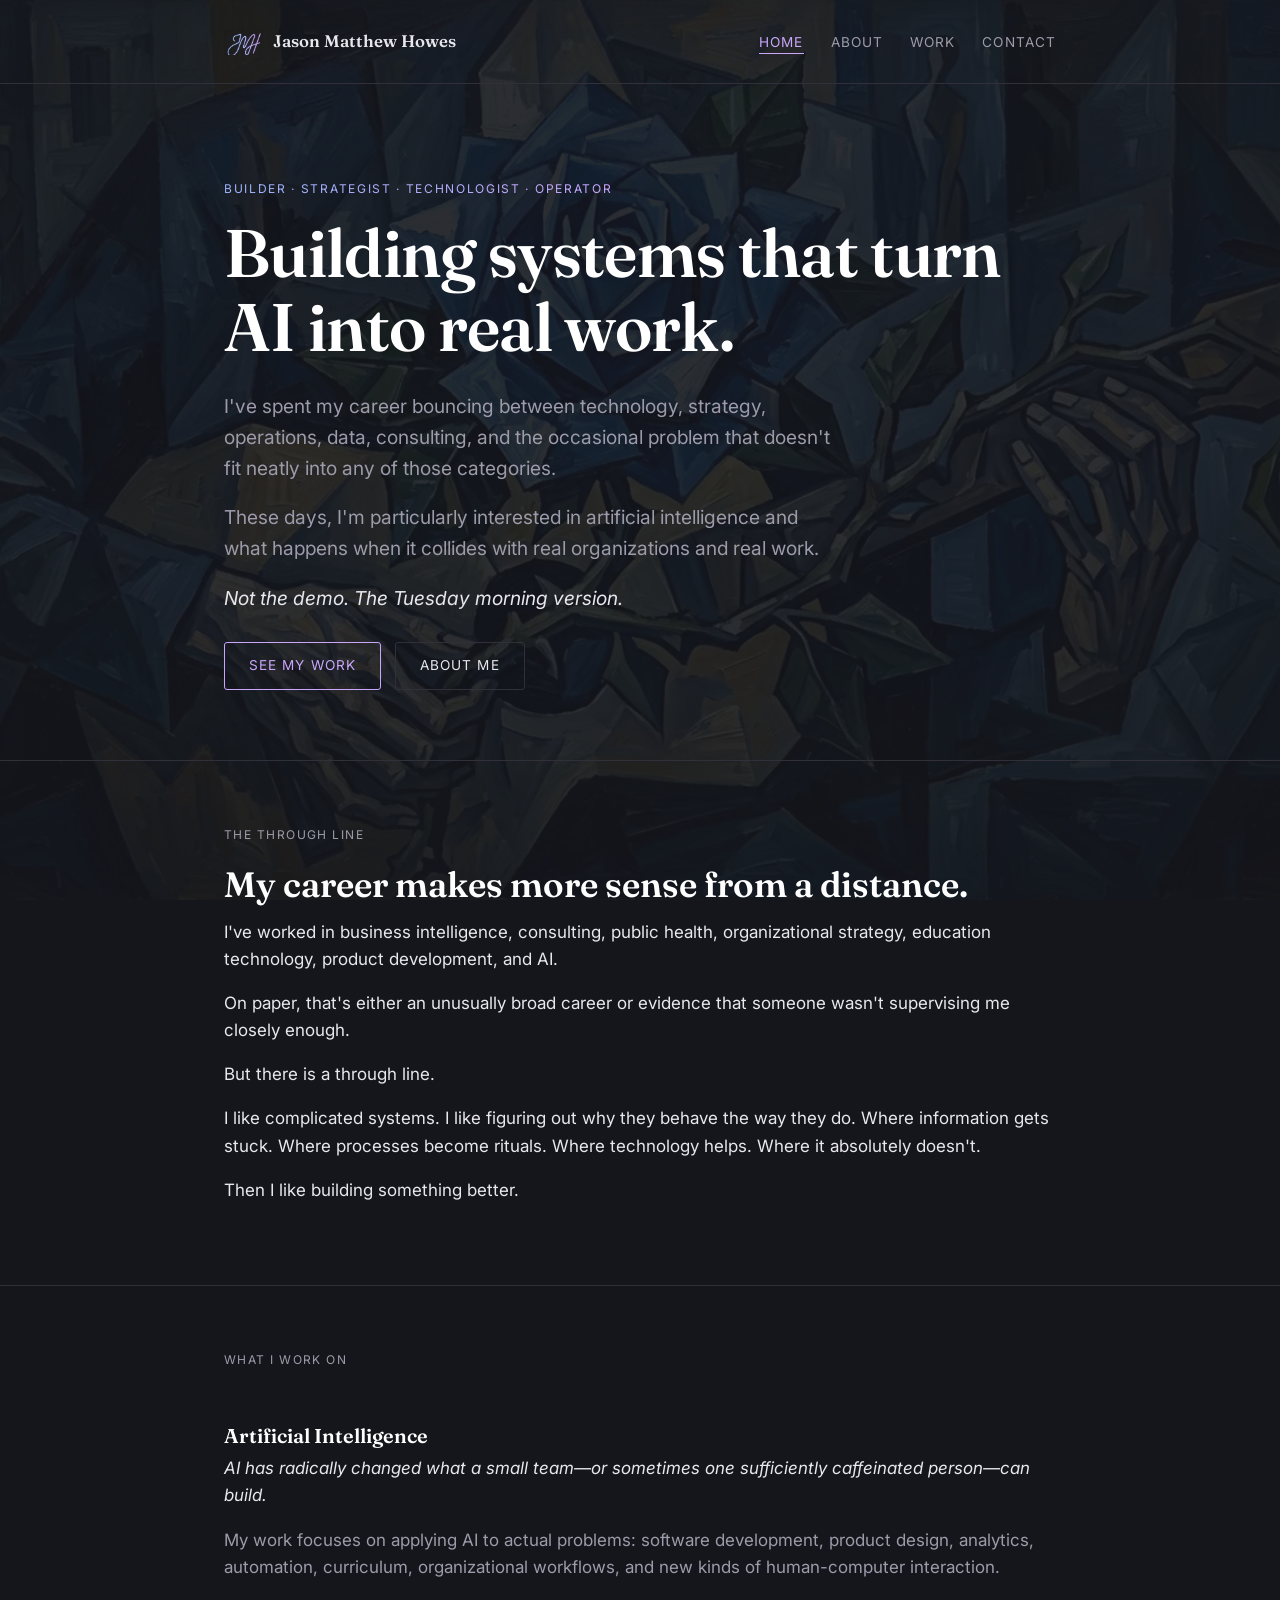
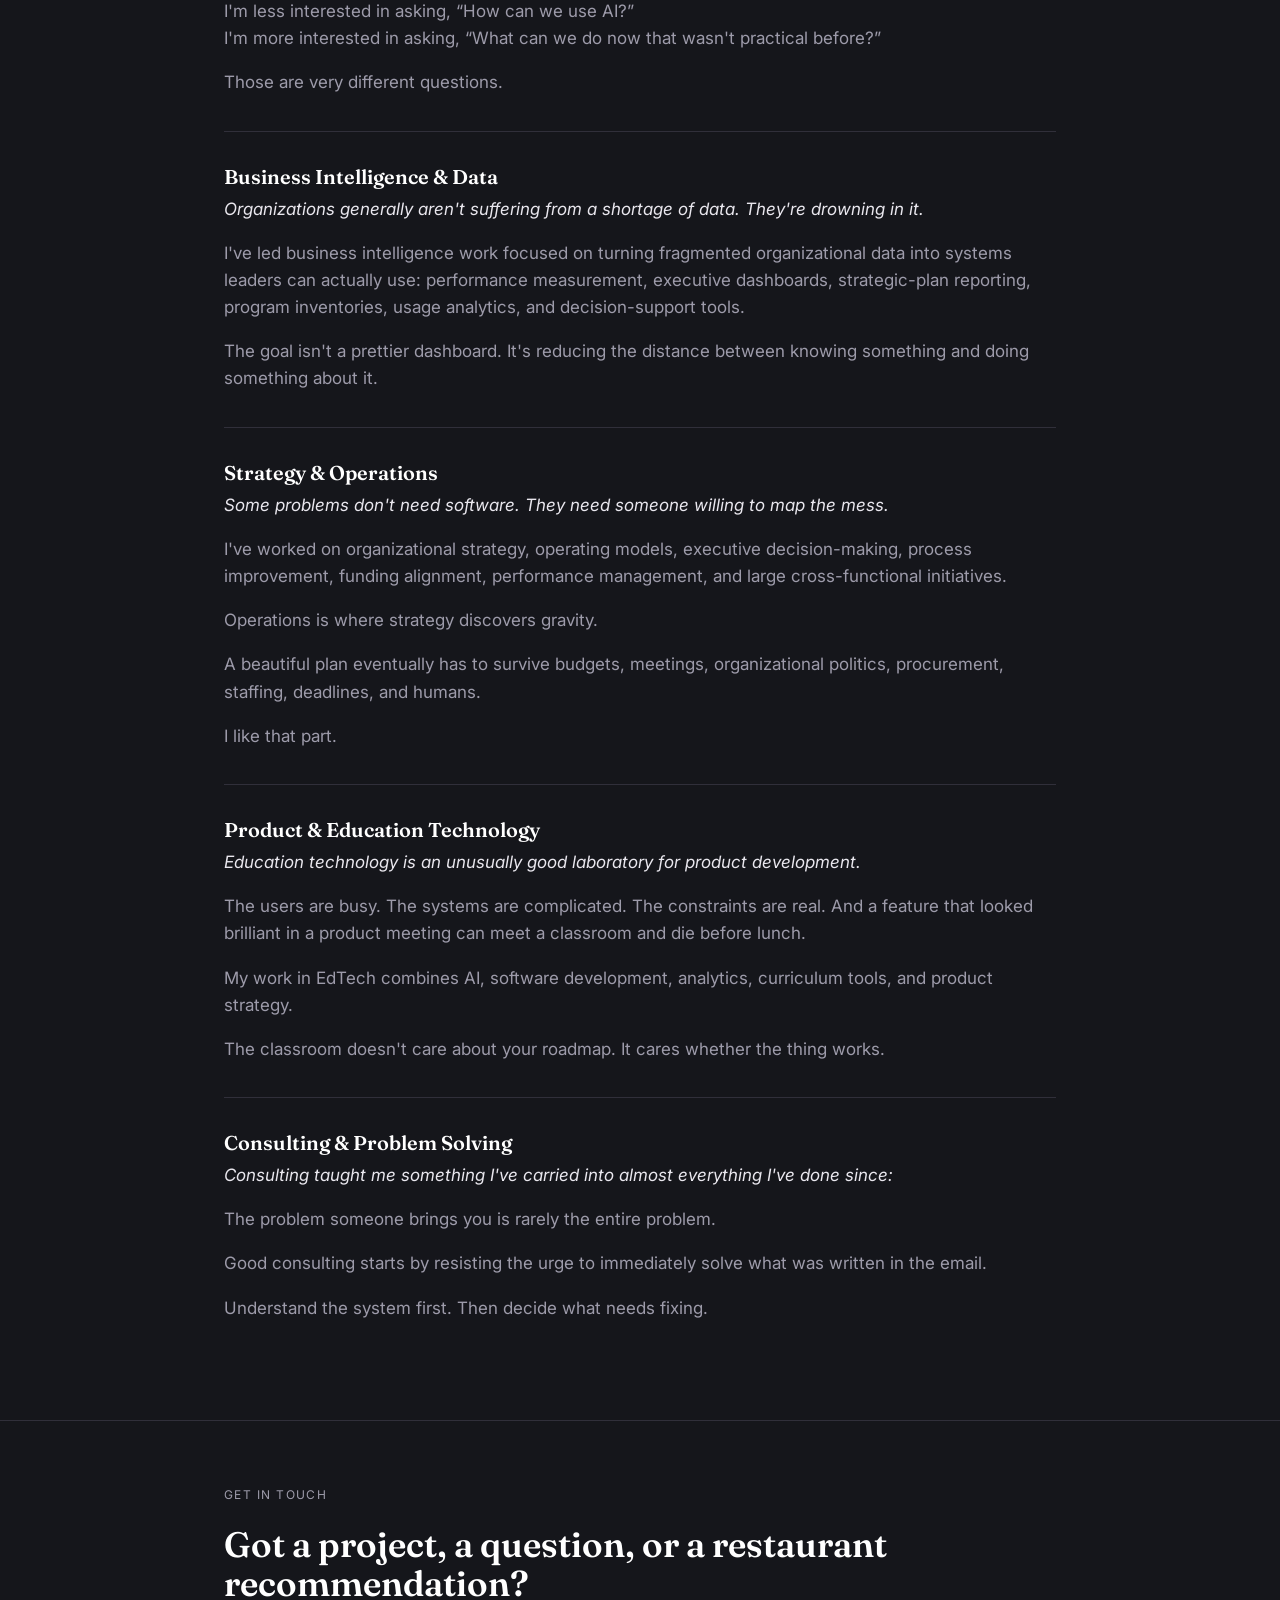
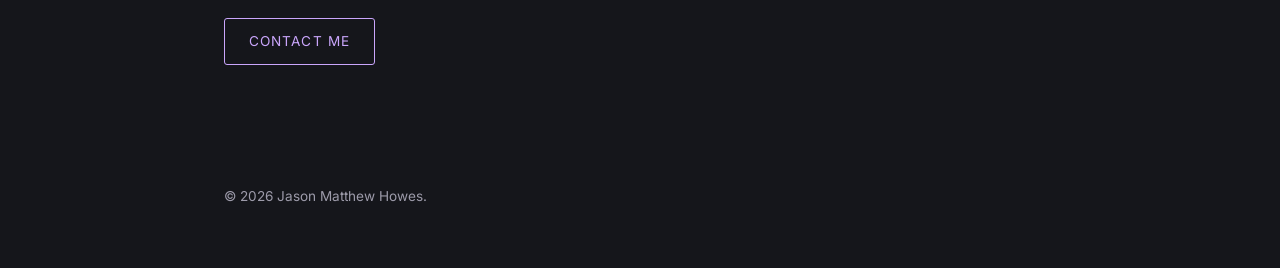
<file: index.html>
<!DOCTYPE html>
<html lang="en">
<head>
<script>document.documentElement.className += ' js';</script>
<meta charset="UTF-8">
<meta name="viewport" content="width=device-width, initial-scale=1.0">
<title>Jason Matthew Howes</title>
<meta name="description" content="Jason Matthew Howes — builder, strategist, technologist, and operator. I make complicated things work better.">
<link rel="icon" type="image/png" sizes="32x32" media="(prefers-color-scheme: light)" href="assets/web/favicon-32-light.png">
<link rel="icon" type="image/png" sizes="512x512" media="(prefers-color-scheme: light)" href="assets/web/favicon-512-light.png">
<link rel="icon" type="image/png" sizes="32x32" media="(prefers-color-scheme: dark)" href="assets/web/favicon-32.png">
<link rel="icon" type="image/png" sizes="512x512" media="(prefers-color-scheme: dark)" href="assets/web/favicon-512.png">
<link rel="icon" type="image/png" sizes="32x32" href="assets/web/favicon-32.png">
<link rel="apple-touch-icon" href="assets/web/apple-touch-icon.png">
<meta property="og:type" content="website">
<meta property="og:url" content="https://jasonmatthewhowes.com/">
<meta property="og:title" content="Jason Matthew Howes">
<meta property="og:description" content="I make complicated things work better. Builder, strategist, technologist, operator.">
<meta property="og:image" content="https://jasonmatthewhowes.com/assets/web/social-share.jpg">
<meta name="twitter:card" content="summary_large_image">
<meta name="twitter:image" content="https://jasonmatthewhowes.com/assets/web/social-share.jpg">
<link rel="preconnect" href="https://fonts.googleapis.com">
<link rel="preconnect" href="https://fonts.gstatic.com" crossorigin>
<link href="https://fonts.googleapis.com/css2?family=Fraunces:wght@500;600;700&family=Inter:wght@400;500;600&display=swap" rel="stylesheet">
<link rel="stylesheet" href="css/style.css?v=6">
</head>
<body>

<header class="site-header">
  <div class="nav-row">
    <a class="brand" href="index.html"><img class="brand-mark" src="assets/web/jmh-mark-nav.webp" alt="">Jason Matthew Howes</a>
    <nav class="site-nav">
      <a href="index.html" class="active">Home</a>
      <a href="about.html">About</a>
      <a href="work.html">Work</a>
      <a href="contact.html">Contact</a>
    </nav>
  </div>
</header>

<section class="hero">
  <div class="wrap">
    <span class="kicker">Builder &middot; Strategist &middot; Technologist &middot; Operator</span>
    <h1>Building systems that turn AI into real work.</h1>
    <p class="lede">
      I've spent my career bouncing between technology, strategy, operations, data,
      consulting, and the occasional problem that doesn't fit neatly into any of those
      categories.
    </p>
    <p class="lede">
      These days, I'm particularly interested in artificial intelligence and what happens
      when it collides with real organizations and real work.
    </p>
    <p class="lede" style="font-style: italic; color: var(--ink);">
      Not the demo. The Tuesday morning version.
    </p>
    <div class="btn-row">
      <a class="btn" href="work.html">See My Work</a>
      <a class="btn ghost" href="about.html">About Me</a>
    </div>
  </div>
</section>

<section class="block">
  <div class="wrap reveal-scroll">
    <div class="section-label">The Through Line</div>
    <h2>My career makes more sense from a distance.</h2>
    <p>
      I've worked in business intelligence, consulting, public health, organizational
      strategy, education technology, product development, and AI.
    </p>
    <p>
      On paper, that's either an unusually broad career or evidence that someone wasn't
      supervising me closely enough.
    </p>
    <p>But there is a through line.</p>
    <p>
      I like complicated systems. I like figuring out why they behave the way they do.
      Where information gets stuck. Where processes become rituals. Where technology
      helps. Where it absolutely doesn't.
    </p>
    <p>Then I like building something better.</p>
  </div>
</section>

<section class="block">
  <div class="wrap">
    <div class="section-label">What I Work On</div>

    <div class="topic-block reveal-scroll">
      <h3>Artificial Intelligence</h3>
      <p class="lead-line">AI has radically changed what a small team&mdash;or sometimes one sufficiently caffeinated person&mdash;can build.</p>
      <p>
        My work focuses on applying AI to actual problems: software development, product
        design, analytics, automation, curriculum, organizational workflows, and new kinds
        of human-computer interaction.
      </p>
      <p>
        I'm less interested in asking, &ldquo;How can we use AI?&rdquo;<br>
        I'm more interested in asking, &ldquo;What can we do now that wasn't practical before?&rdquo;
      </p>
      <p>Those are very different questions.</p>
    </div>

    <div class="topic-block reveal-scroll">
      <h3>Business Intelligence &amp; Data</h3>
      <p class="lead-line">Organizations generally aren't suffering from a shortage of data. They're drowning in it.</p>
      <p>
        I've led business intelligence work focused on turning fragmented organizational
        data into systems leaders can actually use: performance measurement, executive
        dashboards, strategic-plan reporting, program inventories, usage analytics, and
        decision-support tools.
      </p>
      <p>
        The goal isn't a prettier dashboard. It's reducing the distance between knowing
        something and doing something about it.
      </p>
    </div>

    <div class="topic-block reveal-scroll">
      <h3>Strategy &amp; Operations</h3>
      <p class="lead-line">Some problems don't need software. They need someone willing to map the mess.</p>
      <p>
        I've worked on organizational strategy, operating models, executive decision-making,
        process improvement, funding alignment, performance management, and large
        cross-functional initiatives.
      </p>
      <p>Operations is where strategy discovers gravity.</p>
      <p>
        A beautiful plan eventually has to survive budgets, meetings, organizational
        politics, procurement, staffing, deadlines, and humans.
      </p>
      <p>I like that part.</p>
    </div>

    <div class="topic-block reveal-scroll">
      <h3>Product &amp; Education Technology</h3>
      <p class="lead-line">Education technology is an unusually good laboratory for product development.</p>
      <p>
        The users are busy. The systems are complicated. The constraints are real. And a
        feature that looked brilliant in a product meeting can meet a classroom and die
        before lunch.
      </p>
      <p>
        My work in EdTech combines AI, software development, analytics, curriculum tools,
        and product strategy.
      </p>
      <p>The classroom doesn't care about your roadmap. It cares whether the thing works.</p>
    </div>

    <div class="topic-block reveal-scroll">
      <h3>Consulting &amp; Problem Solving</h3>
      <p class="lead-line">Consulting taught me something I've carried into almost everything I've done since:</p>
      <p>The problem someone brings you is rarely the entire problem.</p>
      <p>Good consulting starts by resisting the urge to immediately solve what was written in the email.</p>
      <p>Understand the system first. Then decide what needs fixing.</p>
    </div>
  </div>
</section>

<section class="block">
  <div class="wrap reveal-scroll">
    <div class="section-label">Get in touch</div>
    <h2>Got a project, a question, or a restaurant recommendation?</h2>
    <p><a class="btn" href="contact.html">Contact me</a></p>
  </div>
</section>

<footer>
  <div class="wrap">
    &copy; <span id="year"></span> Jason Matthew Howes.
  </div>
</footer>

<script>document.getElementById('year').textContent = new Date().getFullYear();</script>
<script>
(function () {
  var els = document.querySelectorAll('.reveal-scroll');
  if (!els.length) return;
  if (!('IntersectionObserver' in window)) {
    els.forEach(function (el) { el.classList.add('is-visible'); });
    return;
  }
  var io = new IntersectionObserver(function (entries) {
    entries.forEach(function (entry) {
      if (entry.isIntersecting) {
        entry.target.classList.add('is-visible');
        io.unobserve(entry.target);
      }
    });
  }, { threshold: 0.12, rootMargin: '0px 0px -30px 0px' });
  els.forEach(function (el) { io.observe(el); });
})();
</script>
</body>
</html>
</file>
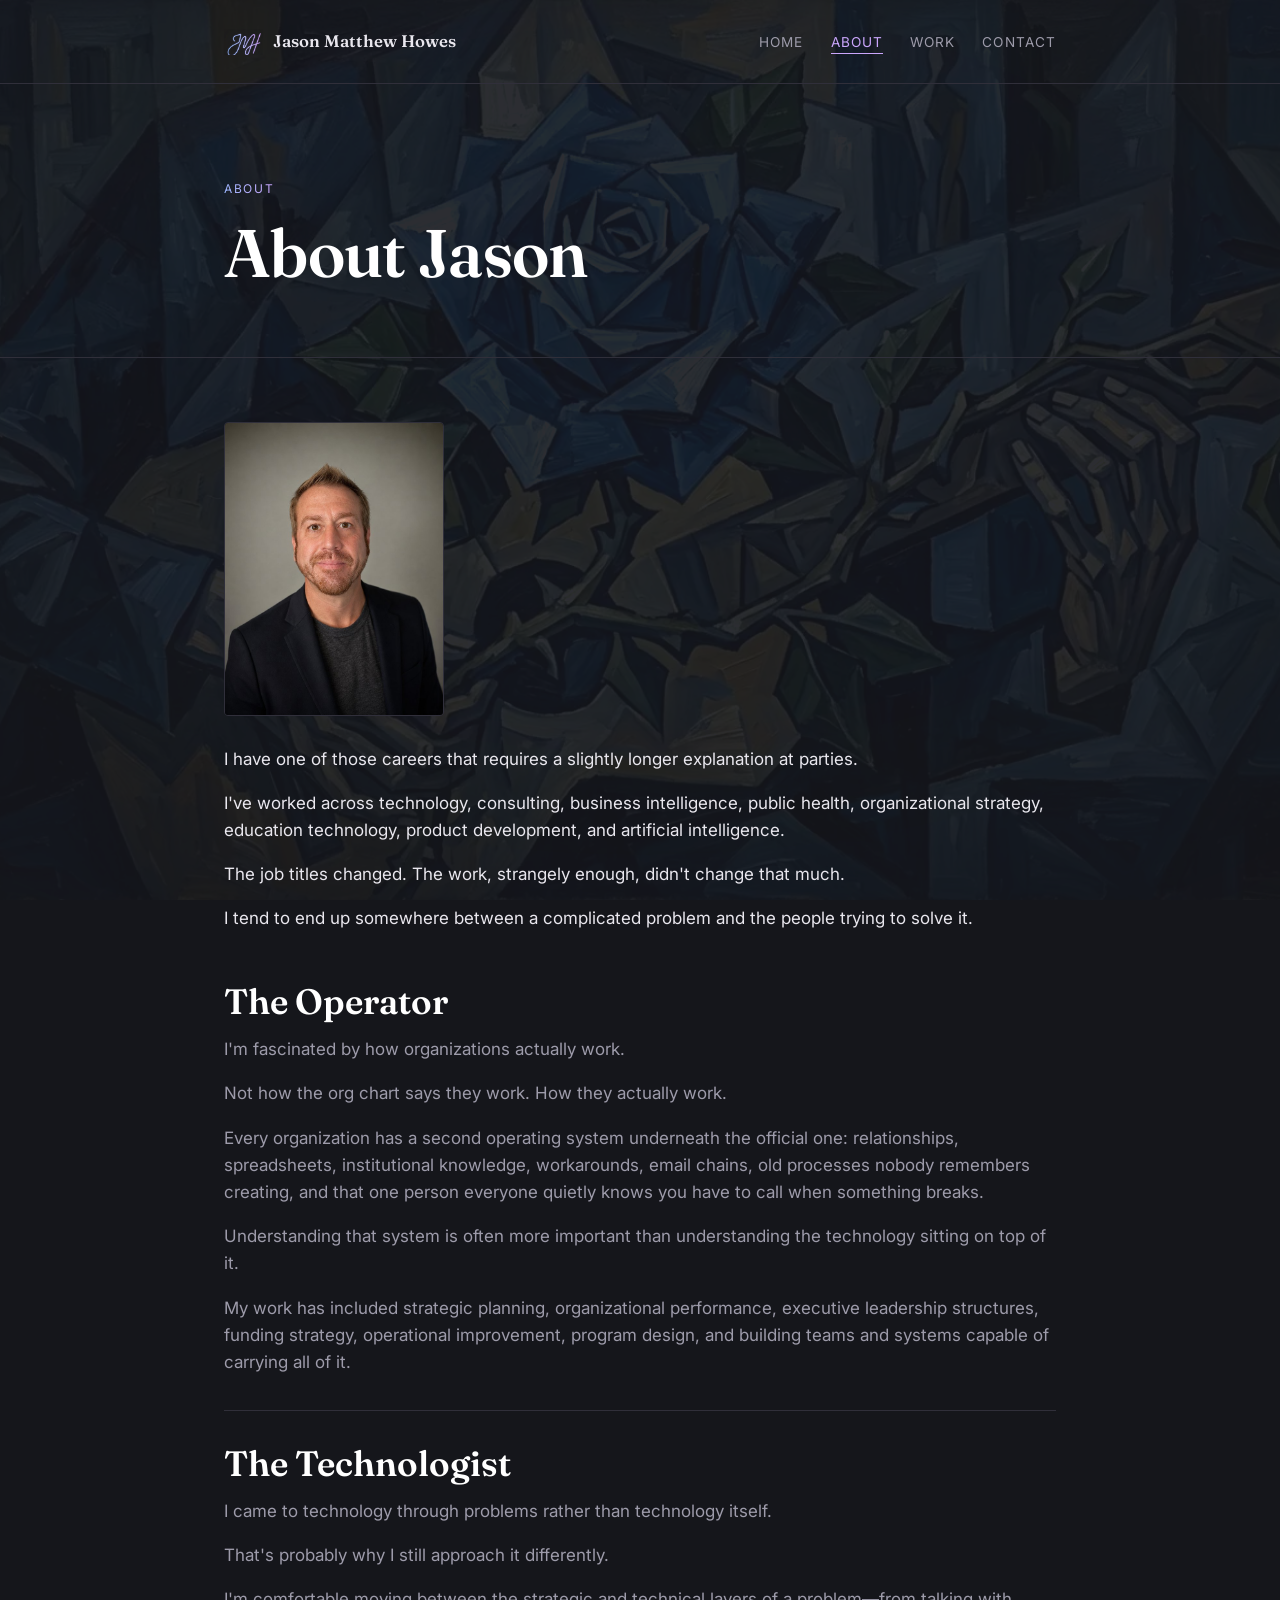
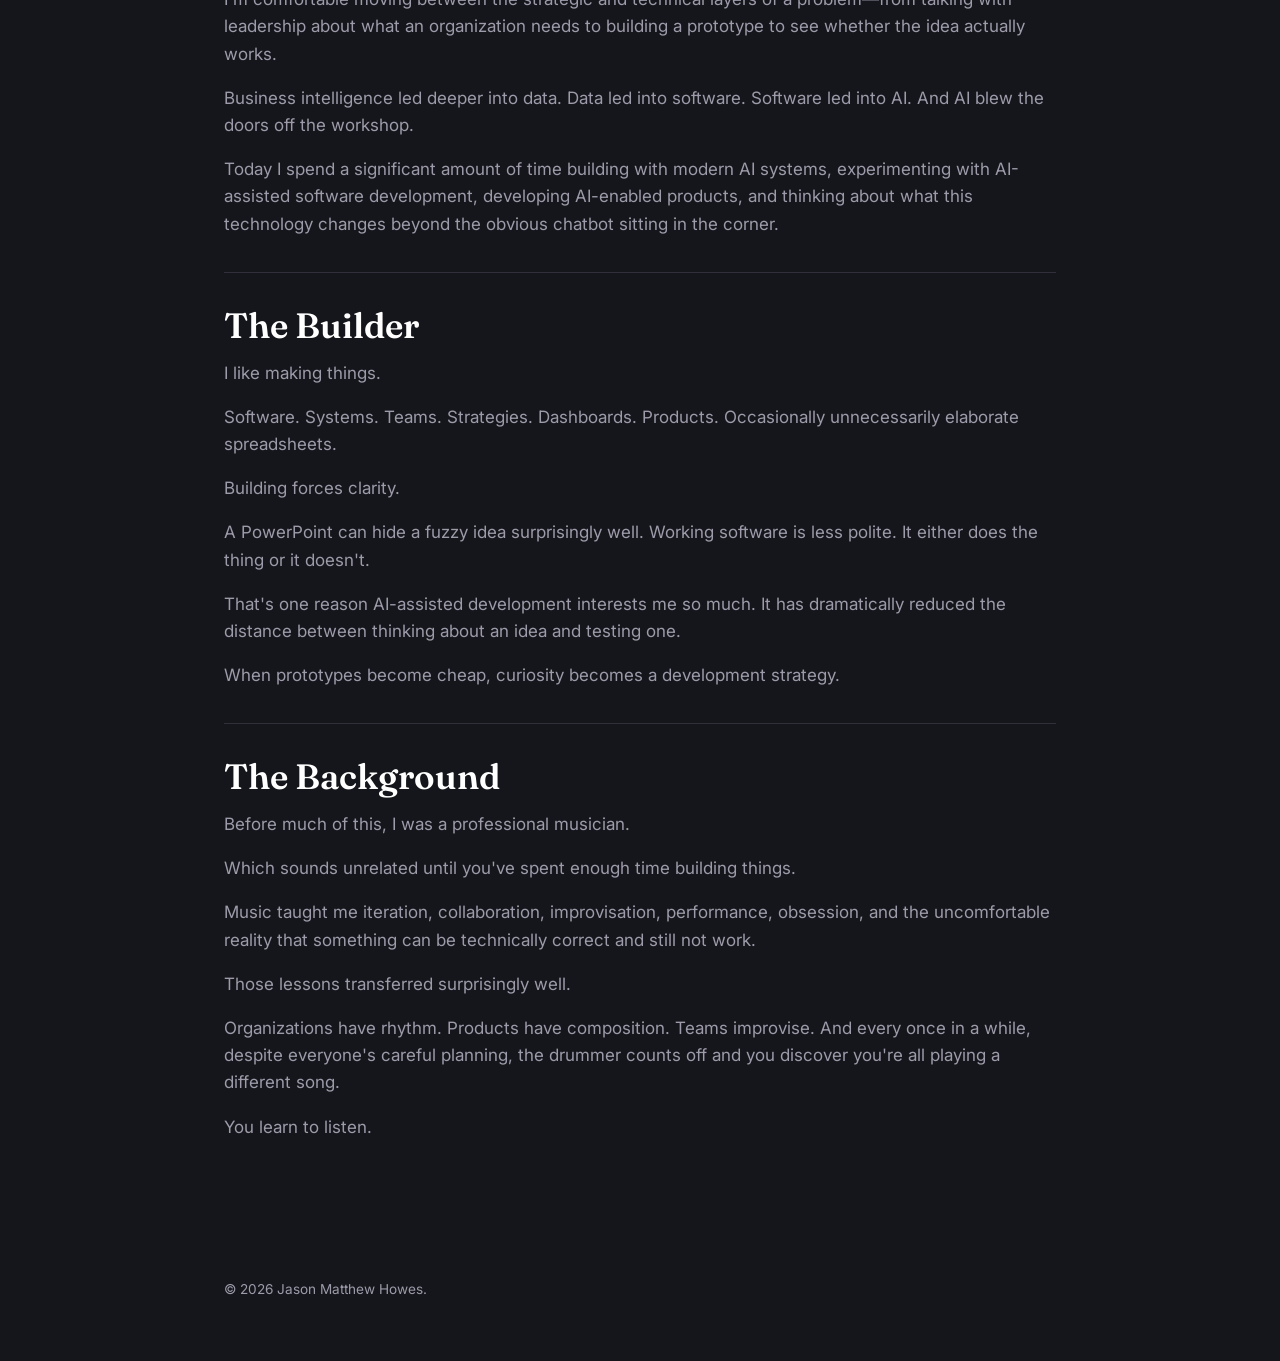
<file: about.html>
<!DOCTYPE html>
<html lang="en">
<head>
<script>document.documentElement.className += ' js';</script>
<meta charset="UTF-8">
<meta name="viewport" content="width=device-width, initial-scale=1.0">
<title>About — Jason Matthew Howes</title>
<meta name="description" content="Jason Matthew Howes has worked across technology, consulting, business intelligence, public health, organizational strategy, education technology, product development, and AI.">
<link rel="icon" type="image/png" sizes="32x32" media="(prefers-color-scheme: light)" href="assets/web/favicon-32-light.png">
<link rel="icon" type="image/png" sizes="512x512" media="(prefers-color-scheme: light)" href="assets/web/favicon-512-light.png">
<link rel="icon" type="image/png" sizes="32x32" media="(prefers-color-scheme: dark)" href="assets/web/favicon-32.png">
<link rel="icon" type="image/png" sizes="512x512" media="(prefers-color-scheme: dark)" href="assets/web/favicon-512.png">
<link rel="icon" type="image/png" sizes="32x32" href="assets/web/favicon-32.png">
<link rel="apple-touch-icon" href="assets/web/apple-touch-icon.png">
<meta property="og:type" content="website">
<meta property="og:url" content="https://jasonmatthewhowes.com/about.html">
<meta property="og:title" content="About — Jason Matthew Howes">
<meta property="og:description" content="I tend to end up somewhere between a complicated problem and the people trying to solve it.">
<meta property="og:image" content="https://jasonmatthewhowes.com/assets/web/social-share.jpg">
<meta name="twitter:card" content="summary_large_image">
<meta name="twitter:image" content="https://jasonmatthewhowes.com/assets/web/social-share.jpg">
<link rel="preconnect" href="https://fonts.googleapis.com">
<link rel="preconnect" href="https://fonts.gstatic.com" crossorigin>
<link href="https://fonts.googleapis.com/css2?family=Fraunces:wght@500;600;700&family=Inter:wght@400;500;600&display=swap" rel="stylesheet">
<link rel="stylesheet" href="css/style.css?v=6">
</head>
<body>

<header class="site-header">
  <div class="nav-row">
    <a class="brand" href="index.html"><img class="brand-mark" src="assets/web/jmh-mark-nav.webp" alt="">Jason Matthew Howes</a>
    <nav class="site-nav">
      <a href="index.html">Home</a>
      <a href="about.html" class="active">About</a>
      <a href="work.html">Work</a>
      <a href="contact.html">Contact</a>
    </nav>
  </div>
</header>

<section class="hero" style="padding-bottom:40px;">
  <div class="wrap">
    <span class="kicker">About</span>
    <h1>About Jason</h1>
  </div>
</section>

<section class="block">
  <div class="wrap">
    <img class="avatar-photo reveal-scroll" src="assets/web/headshot.jpg" alt="Portrait of Jason Matthew Howes">

    <p>I have one of those careers that requires a slightly longer explanation at parties.</p>
    <p>
      I've worked across technology, consulting, business intelligence, public health,
      organizational strategy, education technology, product development, and artificial
      intelligence.
    </p>
    <p>The job titles changed. The work, strangely enough, didn't change that much.</p>
    <p>I tend to end up somewhere between a complicated problem and the people trying to solve it.</p>

    <div class="topic-block reveal-scroll">
      <h2>The Operator</h2>
      <p>I'm fascinated by how organizations actually work.</p>
      <p>Not how the org chart says they work. How they actually work.</p>
      <p>
        Every organization has a second operating system underneath the official one:
        relationships, spreadsheets, institutional knowledge, workarounds, email chains,
        old processes nobody remembers creating, and that one person everyone quietly
        knows you have to call when something breaks.
      </p>
      <p>
        Understanding that system is often more important than understanding the
        technology sitting on top of it.
      </p>
      <p>
        My work has included strategic planning, organizational performance, executive
        leadership structures, funding strategy, operational improvement, program design,
        and building teams and systems capable of carrying all of it.
      </p>
    </div>

    <div class="topic-block reveal-scroll">
      <h2>The Technologist</h2>
      <p>I came to technology through problems rather than technology itself.</p>
      <p>That's probably why I still approach it differently.</p>
      <p>
        I'm comfortable moving between the strategic and technical layers of a
        problem&mdash;from talking with leadership about what an organization needs to
        building a prototype to see whether the idea actually works.
      </p>
      <p>
        Business intelligence led deeper into data. Data led into software. Software led
        into AI. And AI blew the doors off the workshop.
      </p>
      <p>
        Today I spend a significant amount of time building with modern AI systems,
        experimenting with AI-assisted software development, developing AI-enabled
        products, and thinking about what this technology changes beyond the obvious
        chatbot sitting in the corner.
      </p>
    </div>

    <div class="topic-block reveal-scroll">
      <h2>The Builder</h2>
      <p>I like making things.</p>
      <p>Software. Systems. Teams. Strategies. Dashboards. Products. Occasionally unnecessarily elaborate spreadsheets.</p>
      <p>Building forces clarity.</p>
      <p>A PowerPoint can hide a fuzzy idea surprisingly well. Working software is less polite. It either does the thing or it doesn't.</p>
      <p>
        That's one reason AI-assisted development interests me so much. It has
        dramatically reduced the distance between thinking about an idea and testing one.
      </p>
      <p>When prototypes become cheap, curiosity becomes a development strategy.</p>
    </div>

    <div class="topic-block reveal-scroll">
      <h2>The Background</h2>
      <p>Before much of this, I was a professional musician.</p>
      <p>Which sounds unrelated until you've spent enough time building things.</p>
      <p>
        Music taught me iteration, collaboration, improvisation, performance, obsession,
        and the uncomfortable reality that something can be technically correct and still
        not work.
      </p>
      <p>Those lessons transferred surprisingly well.</p>
      <p>
        Organizations have rhythm. Products have composition. Teams improvise. And every
        once in a while, despite everyone's careful planning, the drummer counts off and
        you discover you're all playing a different song.
      </p>
      <p>You learn to listen.</p>
    </div>
  </div>
</section>

<footer>
  <div class="wrap">
    &copy; <span id="year"></span> Jason Matthew Howes.
  </div>
</footer>

<script>document.getElementById('year').textContent = new Date().getFullYear();</script>
<script>
(function () {
  var els = document.querySelectorAll('.reveal-scroll');
  if (!els.length) return;
  if (!('IntersectionObserver' in window)) {
    els.forEach(function (el) { el.classList.add('is-visible'); });
    return;
  }
  var io = new IntersectionObserver(function (entries) {
    entries.forEach(function (entry) {
      if (entry.isIntersecting) {
        entry.target.classList.add('is-visible');
        io.unobserve(entry.target);
      }
    });
  }, { threshold: 0.12, rootMargin: '0px 0px -30px 0px' });
  els.forEach(function (el) { io.observe(el); });
})();
</script>
</body>
</html>
</file>
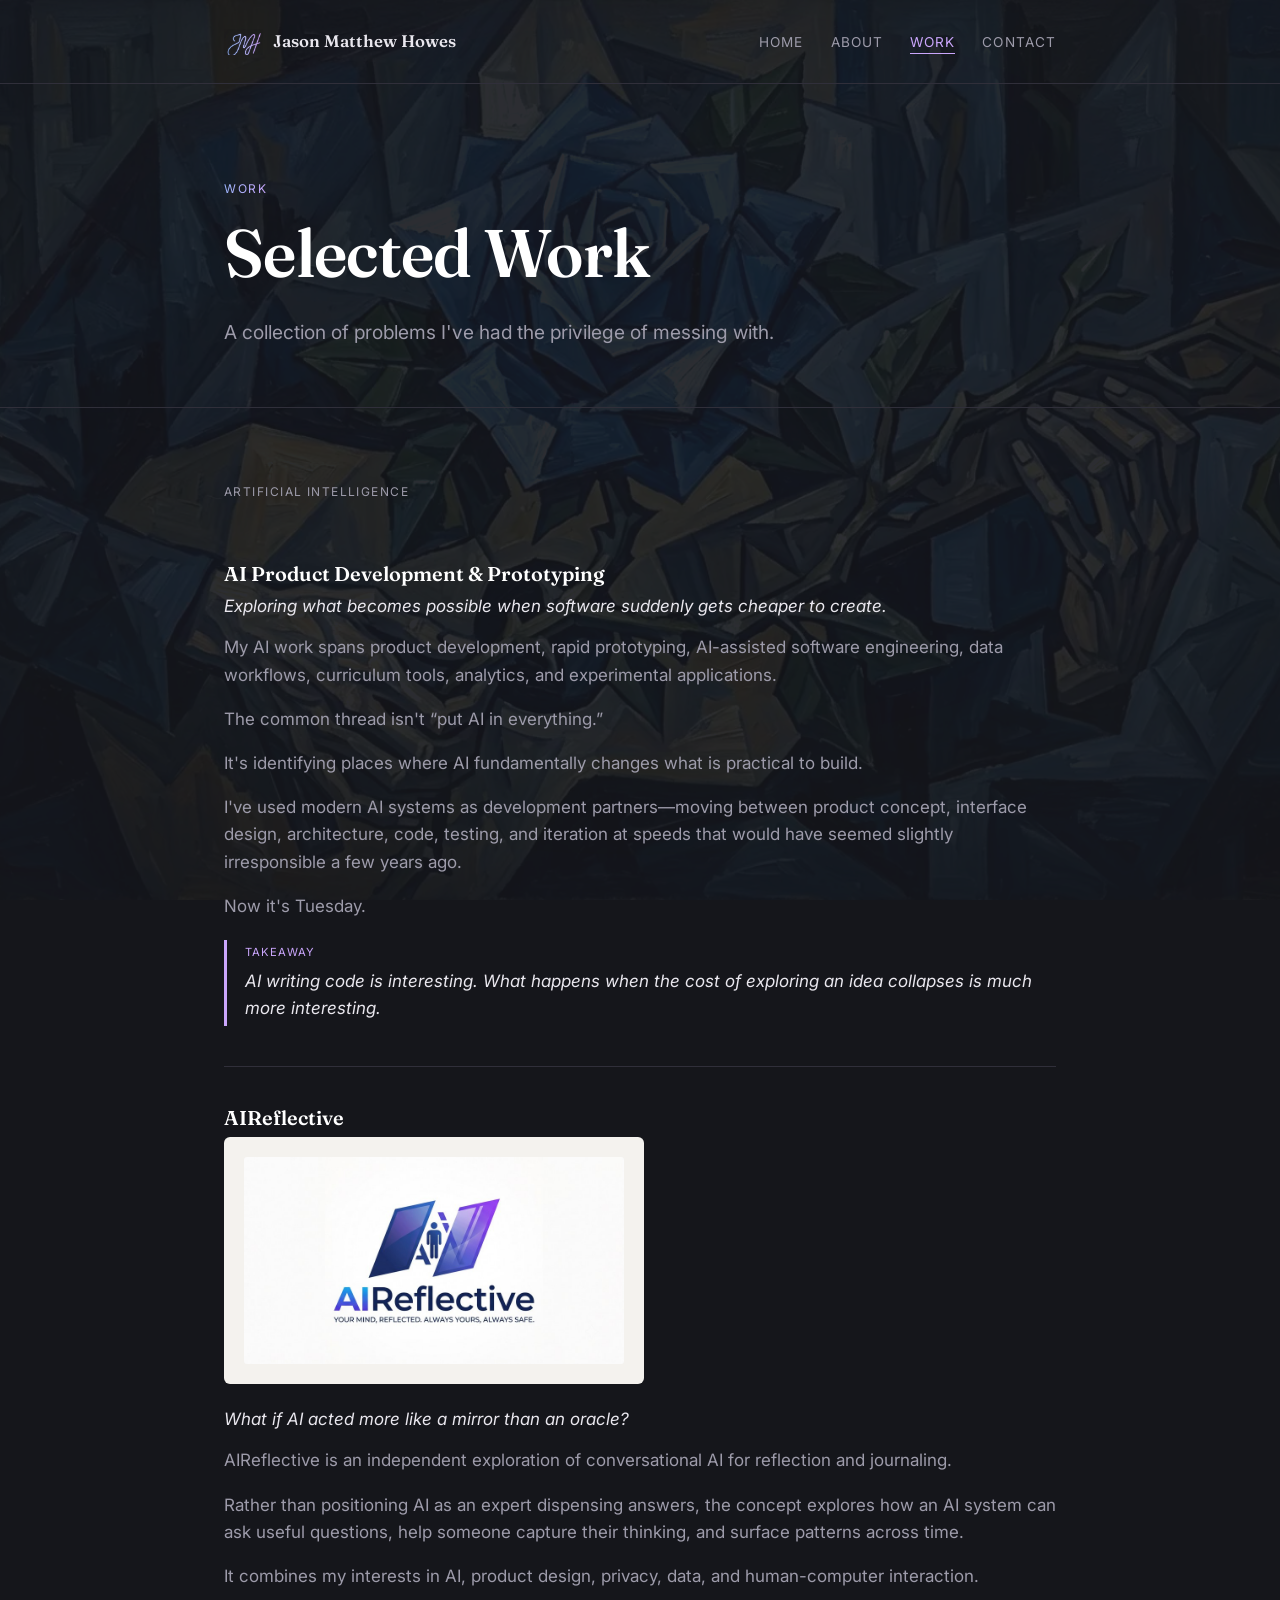
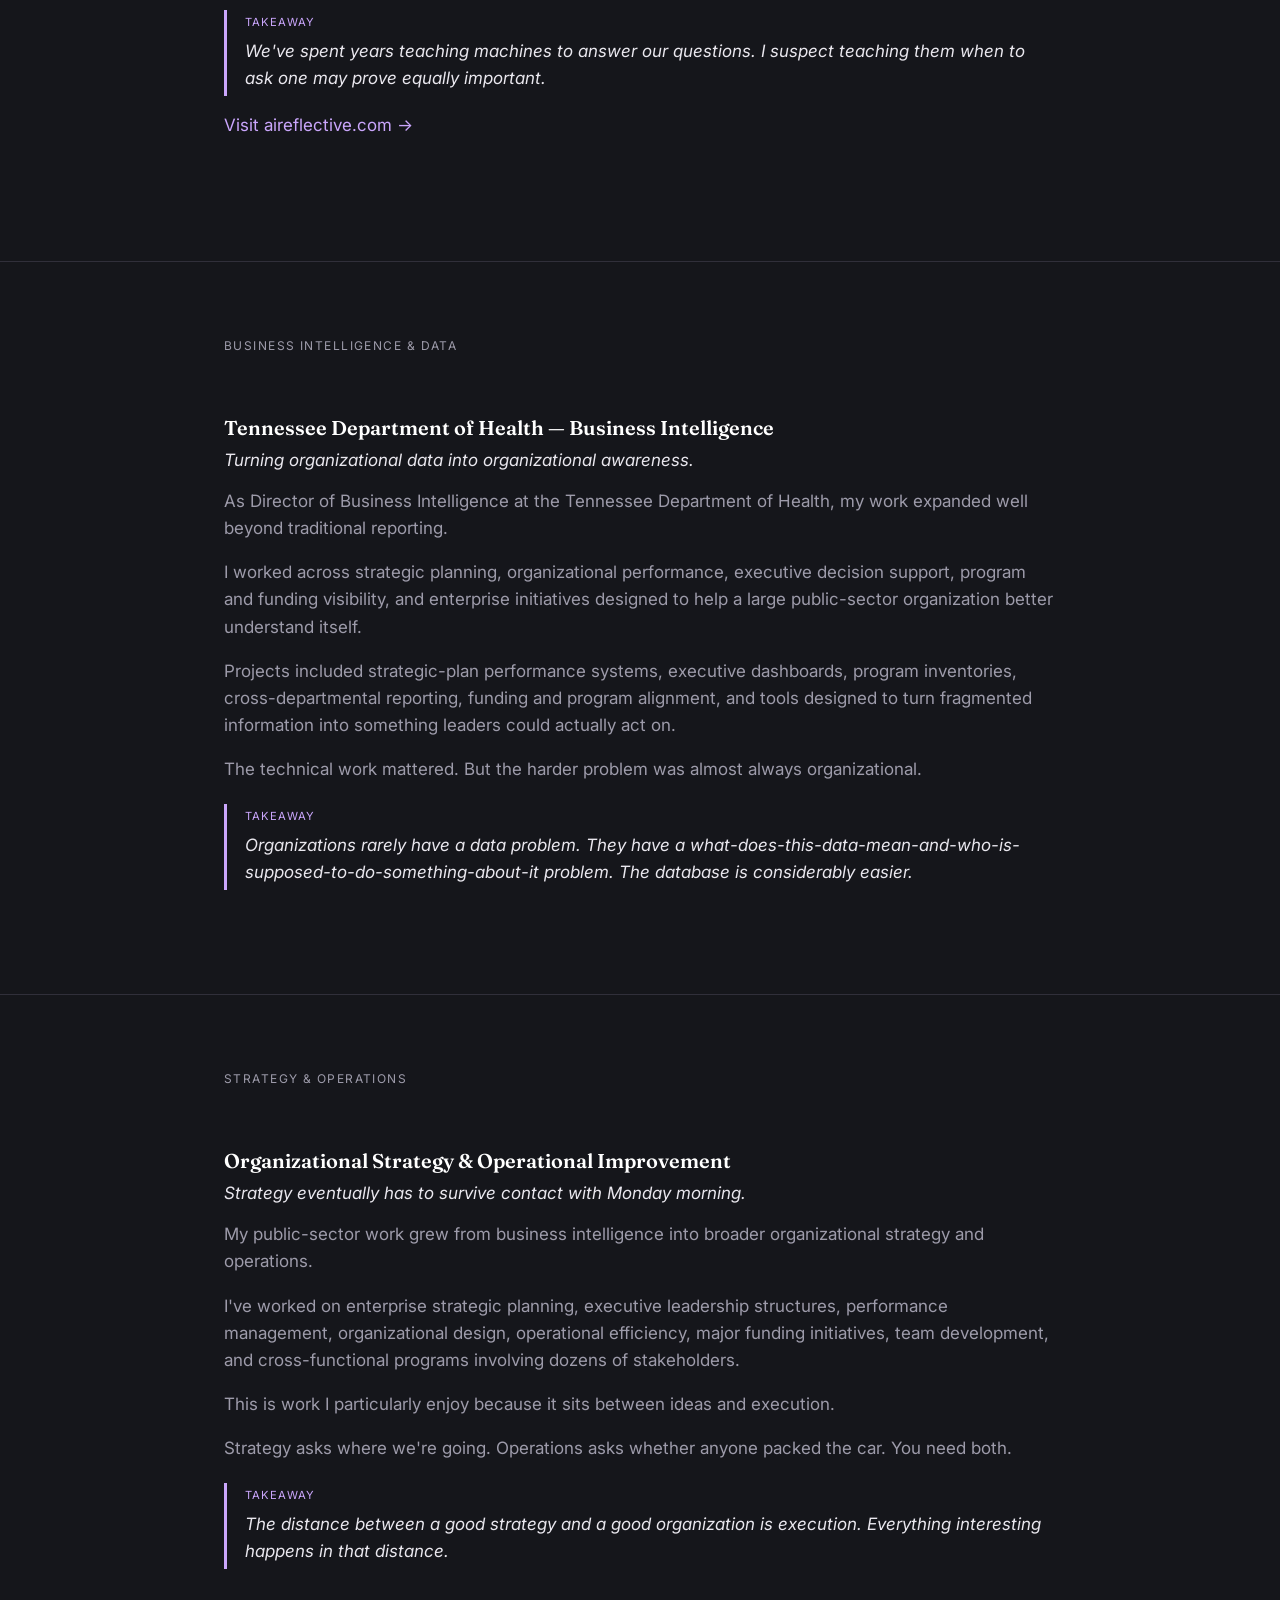
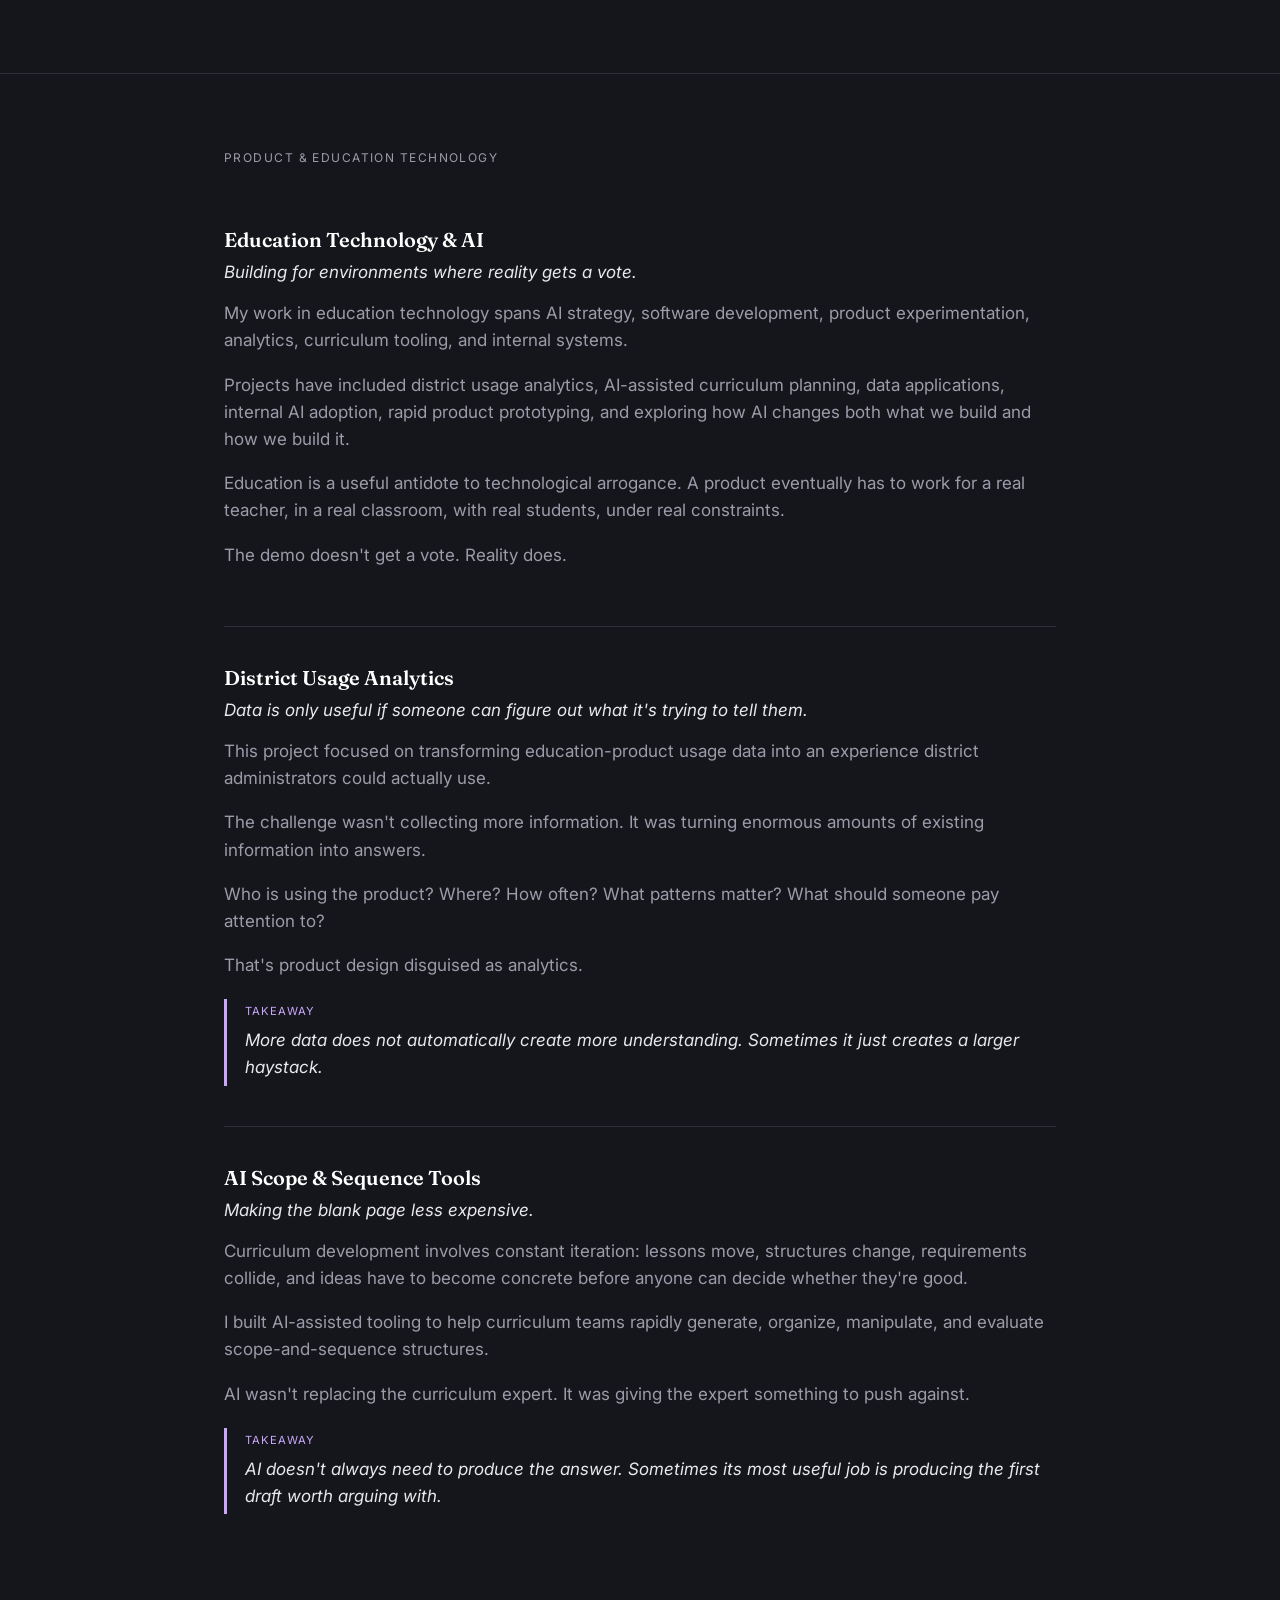
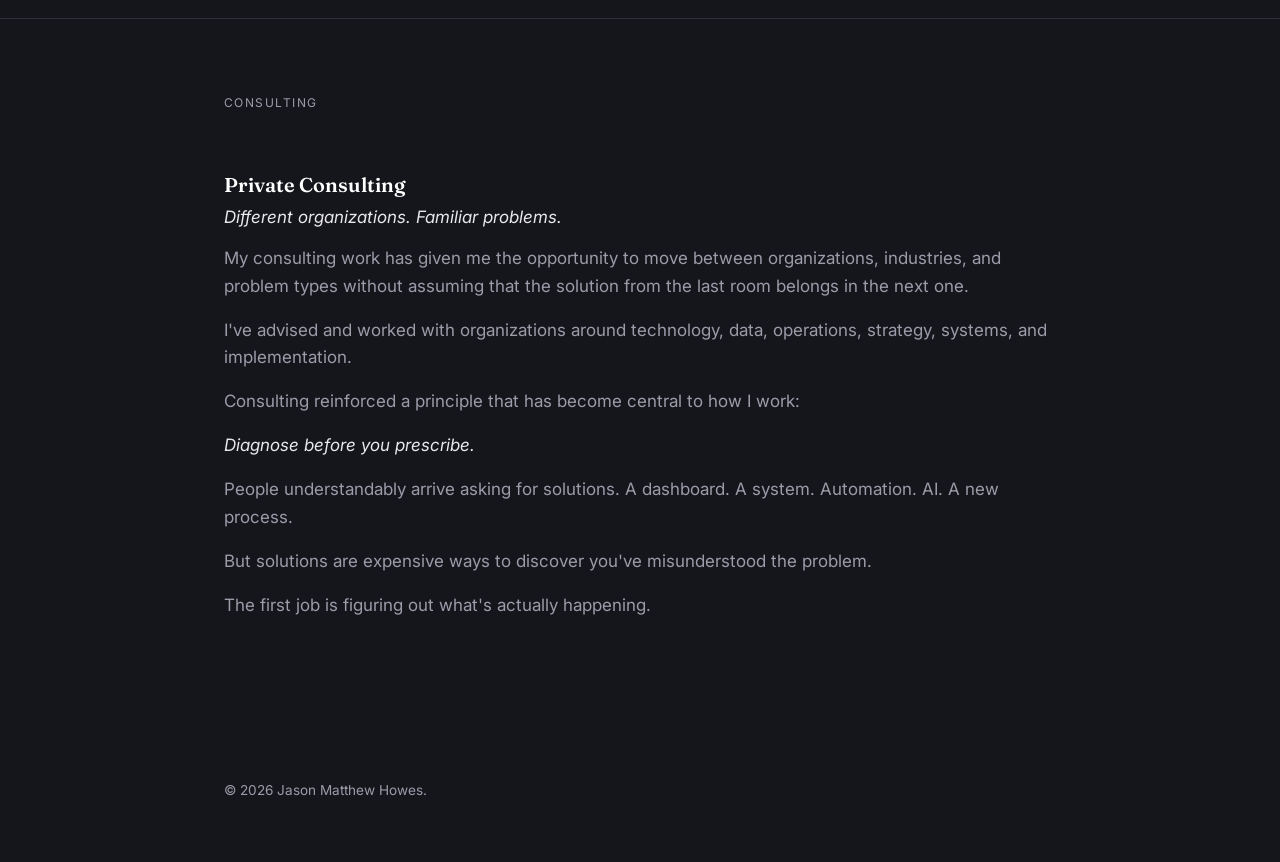
<file: work.html>
<!DOCTYPE html>
<html lang="en">
<head>
<script>document.documentElement.className += ' js';</script>
<meta charset="UTF-8">
<meta name="viewport" content="width=device-width, initial-scale=1.0">
<title>Work — Jason Matthew Howes</title>
<meta name="description" content="Selected work from Jason Matthew Howes across artificial intelligence, business intelligence, strategy and operations, product and education technology, and consulting.">
<link rel="icon" type="image/png" sizes="32x32" media="(prefers-color-scheme: light)" href="assets/web/favicon-32-light.png">
<link rel="icon" type="image/png" sizes="512x512" media="(prefers-color-scheme: light)" href="assets/web/favicon-512-light.png">
<link rel="icon" type="image/png" sizes="32x32" media="(prefers-color-scheme: dark)" href="assets/web/favicon-32.png">
<link rel="icon" type="image/png" sizes="512x512" media="(prefers-color-scheme: dark)" href="assets/web/favicon-512.png">
<link rel="icon" type="image/png" sizes="32x32" href="assets/web/favicon-32.png">
<link rel="apple-touch-icon" href="assets/web/apple-touch-icon.png">
<meta property="og:type" content="website">
<meta property="og:url" content="https://jasonmatthewhowes.com/work.html">
<meta property="og:title" content="Selected Work — Jason Matthew Howes">
<meta property="og:description" content="A collection of problems I've had the privilege of messing with — AI, BI, strategy, product, and consulting.">
<meta property="og:image" content="https://jasonmatthewhowes.com/assets/web/social-share.jpg">
<meta name="twitter:card" content="summary_large_image">
<meta name="twitter:image" content="https://jasonmatthewhowes.com/assets/web/social-share.jpg">
<link rel="preconnect" href="https://fonts.googleapis.com">
<link rel="preconnect" href="https://fonts.gstatic.com" crossorigin>
<link href="https://fonts.googleapis.com/css2?family=Fraunces:wght@500;600;700&family=Inter:wght@400;500;600&display=swap" rel="stylesheet">
<link rel="stylesheet" href="css/style.css?v=6">
</head>
<body>

<header class="site-header">
  <div class="nav-row">
    <a class="brand" href="index.html"><img class="brand-mark" src="assets/web/jmh-mark-nav.webp" alt="">Jason Matthew Howes</a>
    <nav class="site-nav">
      <a href="index.html">Home</a>
      <a href="about.html">About</a>
      <a href="work.html" class="active">Work</a>
      <a href="contact.html">Contact</a>
    </nav>
  </div>
</header>

<section class="hero" style="padding-bottom:40px;">
  <div class="wrap">
    <span class="kicker">Work</span>
    <h1>Selected Work</h1>
    <p class="lede">A collection of problems I've had the privilege of messing with.</p>
  </div>
</section>

<!-- ARTIFICIAL INTELLIGENCE -->
<section class="block">
  <div class="wrap">
    <div class="section-label category-heading">Artificial Intelligence</div>

    <div class="project reveal-scroll">
      <h3>AI Product Development &amp; Prototyping</h3>
      <p class="lead-line">Exploring what becomes possible when software suddenly gets cheaper to create.</p>
      <p>
        My AI work spans product development, rapid prototyping, AI-assisted software
        engineering, data workflows, curriculum tools, analytics, and experimental
        applications.
      </p>
      <p>The common thread isn't &ldquo;put AI in everything.&rdquo;</p>
      <p>It's identifying places where AI fundamentally changes what is practical to build.</p>
      <p>
        I've used modern AI systems as development partners&mdash;moving between product
        concept, interface design, architecture, code, testing, and iteration at speeds
        that would have seemed slightly irresponsible a few years ago.
      </p>
      <p>Now it's Tuesday.</p>
      <div class="takeaway">
        <span class="label">Takeaway</span>
        AI writing code is interesting. What happens when the cost of exploring an idea
        collapses is much more interesting.
      </div>
    </div>

    <div class="project reveal-scroll">
      <h3>AIReflective</h3>

      <div class="media-panel">
        <video autoplay loop muted playsinline poster="assets/web/aireflective-logo.jpg">
          <source src="assets/web/aireflective-animation.mp4" type="video/mp4">
        </video>
      </div>

      <p class="lead-line">What if AI acted more like a mirror than an oracle?</p>
      <p>
        AIReflective is an independent exploration of conversational AI for reflection and
        journaling.
      </p>
      <p>
        Rather than positioning AI as an expert dispensing answers, the concept explores
        how an AI system can ask useful questions, help someone capture their thinking,
        and surface patterns across time.
      </p>
      <p>It combines my interests in AI, product design, privacy, data, and human-computer interaction.</p>
      <div class="takeaway">
        <span class="label">Takeaway</span>
        We've spent years teaching machines to answer our questions. I suspect teaching
        them when to ask one may prove equally important.
      </div>
      <p style="margin-top:16px;"><a href="https://aireflective.com" target="_blank" rel="noopener">Visit aireflective.com &rarr;</a></p>
    </div>
  </div>
</section>

<!-- BUSINESS INTELLIGENCE & DATA -->
<section class="block">
  <div class="wrap">
    <div class="section-label category-heading">Business Intelligence &amp; Data</div>

    <div class="project reveal-scroll">
      <h3>Tennessee Department of Health &mdash; Business Intelligence</h3>
      <p class="lead-line">Turning organizational data into organizational awareness.</p>
      <p>
        As Director of Business Intelligence at the Tennessee Department of Health, my
        work expanded well beyond traditional reporting.
      </p>
      <p>
        I worked across strategic planning, organizational performance, executive
        decision support, program and funding visibility, and enterprise initiatives
        designed to help a large public-sector organization better understand itself.
      </p>
      <p>
        Projects included strategic-plan performance systems, executive dashboards,
        program inventories, cross-departmental reporting, funding and program alignment,
        and tools designed to turn fragmented information into something leaders could
        actually act on.
      </p>
      <p>The technical work mattered. But the harder problem was almost always organizational.</p>
      <div class="takeaway">
        <span class="label">Takeaway</span>
        Organizations rarely have a data problem. They have a
        what-does-this-data-mean-and-who-is-supposed-to-do-something-about-it problem.
        The database is considerably easier.
      </div>
    </div>
  </div>
</section>

<!-- STRATEGY & OPERATIONS -->
<section class="block">
  <div class="wrap">
    <div class="section-label category-heading">Strategy &amp; Operations</div>

    <div class="project reveal-scroll">
      <h3>Organizational Strategy &amp; Operational Improvement</h3>
      <p class="lead-line">Strategy eventually has to survive contact with Monday morning.</p>
      <p>
        My public-sector work grew from business intelligence into broader organizational
        strategy and operations.
      </p>
      <p>
        I've worked on enterprise strategic planning, executive leadership structures,
        performance management, organizational design, operational efficiency, major
        funding initiatives, team development, and cross-functional programs involving
        dozens of stakeholders.
      </p>
      <p>This is work I particularly enjoy because it sits between ideas and execution.</p>
      <p>Strategy asks where we're going. Operations asks whether anyone packed the car. You need both.</p>
      <div class="takeaway">
        <span class="label">Takeaway</span>
        The distance between a good strategy and a good organization is execution.
        Everything interesting happens in that distance.
      </div>
    </div>
  </div>
</section>

<!-- PRODUCT & EDUCATION TECHNOLOGY -->
<section class="block">
  <div class="wrap">
    <div class="section-label category-heading">Product &amp; Education Technology</div>

    <div class="project reveal-scroll">
      <h3>Education Technology &amp; AI</h3>
      <p class="lead-line">Building for environments where reality gets a vote.</p>
      <p>
        My work in education technology spans AI strategy, software development, product
        experimentation, analytics, curriculum tooling, and internal systems.
      </p>
      <p>
        Projects have included district usage analytics, AI-assisted curriculum planning,
        data applications, internal AI adoption, rapid product prototyping, and exploring
        how AI changes both what we build and how we build it.
      </p>
      <p>
        Education is a useful antidote to technological arrogance. A product eventually
        has to work for a real teacher, in a real classroom, with real students, under
        real constraints.
      </p>
      <p>The demo doesn't get a vote. Reality does.</p>
    </div>

    <div class="project reveal-scroll">
      <h3>District Usage Analytics</h3>
      <p class="lead-line">Data is only useful if someone can figure out what it's trying to tell them.</p>
      <p>
        This project focused on transforming education-product usage data into an
        experience district administrators could actually use.
      </p>
      <p>The challenge wasn't collecting more information. It was turning enormous amounts of existing information into answers.</p>
      <p>Who is using the product? Where? How often? What patterns matter? What should someone pay attention to?</p>
      <p>That's product design disguised as analytics.</p>
      <div class="takeaway">
        <span class="label">Takeaway</span>
        More data does not automatically create more understanding. Sometimes it just
        creates a larger haystack.
      </div>
    </div>

    <div class="project reveal-scroll">
      <h3>AI Scope &amp; Sequence Tools</h3>
      <p class="lead-line">Making the blank page less expensive.</p>
      <p>
        Curriculum development involves constant iteration: lessons move, structures
        change, requirements collide, and ideas have to become concrete before anyone can
        decide whether they're good.
      </p>
      <p>
        I built AI-assisted tooling to help curriculum teams rapidly generate, organize,
        manipulate, and evaluate scope-and-sequence structures.
      </p>
      <p>AI wasn't replacing the curriculum expert. It was giving the expert something to push against.</p>
      <div class="takeaway">
        <span class="label">Takeaway</span>
        AI doesn't always need to produce the answer. Sometimes its most useful job is
        producing the first draft worth arguing with.
      </div>
    </div>
  </div>
</section>

<!-- CONSULTING -->
<section class="block">
  <div class="wrap">
    <div class="section-label category-heading">Consulting</div>

    <div class="project reveal-scroll">
      <h3>Private Consulting</h3>
      <p class="lead-line">Different organizations. Familiar problems.</p>
      <p>
        My consulting work has given me the opportunity to move between organizations,
        industries, and problem types without assuming that the solution from the last
        room belongs in the next one.
      </p>
      <p>I've advised and worked with organizations around technology, data, operations, strategy, systems, and implementation.</p>
      <p>Consulting reinforced a principle that has become central to how I work:</p>
      <p style="color: var(--ink); font-style: italic;">Diagnose before you prescribe.</p>
      <p>People understandably arrive asking for solutions. A dashboard. A system. Automation. AI. A new process.</p>
      <p>But solutions are expensive ways to discover you've misunderstood the problem.</p>
      <p>The first job is figuring out what's actually happening.</p>
    </div>
  </div>
</section>

<footer>
  <div class="wrap">
    &copy; <span id="year"></span> Jason Matthew Howes.
  </div>
</footer>

<script>document.getElementById('year').textContent = new Date().getFullYear();</script>
<script>
(function () {
  var els = document.querySelectorAll('.reveal-scroll');
  if (!els.length) return;
  if (!('IntersectionObserver' in window)) {
    els.forEach(function (el) { el.classList.add('is-visible'); });
    return;
  }
  var io = new IntersectionObserver(function (entries) {
    entries.forEach(function (entry) {
      if (entry.isIntersecting) {
        entry.target.classList.add('is-visible');
        io.unobserve(entry.target);
      }
    });
  }, { threshold: 0.12, rootMargin: '0px 0px -30px 0px' });
  els.forEach(function (el) { io.observe(el); });
})();
</script>
</body>
</html>
</file>
<file: css/style.css>
/* ---------------------------------------------
   jasonmatthewhowes.com — base styles
   Dark, moody, editorial. EdTech x travel-doc.
--------------------------------------------- */

:root {
  --bg: #15161b;
  --bg-alt: #1c1b24;
  --ink: #e9e7ee;
  --ink-dim: #9d9baa;
  --line: #302f3a;
  --accent: #caa6fc;
  --accent-2: #9bb4fc;
  --accent-dim: #5c4a7a;
  --max-w: 880px;
}

* { box-sizing: border-box; }

html {
  scroll-behavior: smooth;
  background: var(--bg);
}

body {
  margin: 0;
  background: transparent;
  color: var(--ink);
  font-family: "Inter", -apple-system, BlinkMacSystemFont, "Segoe UI", sans-serif;
  font-size: 17px;
  line-height: 1.6;
  -webkit-font-smoothing: antialiased;
}

/* ---- ambient background art ----
   Fixed painting layer sitting behind all content. Very low opacity —
   present as texture, never as competition for the type. ---- */

body::before {
  content: "";
  position: fixed;
  inset: 0;
  z-index: -1;
  pointer-events: none;
  background-image: url("../assets/web/bluerose-bg.webp");
  background-size: cover;
  background-position: center center;
  background-repeat: no-repeat;
  opacity: 0.10;
  /* the painting is dark-on-dark; lift it so the bloom is legible at low opacity */
  filter: brightness(1.5) saturate(1.4);
  /* fade the edges so the composition drifts off rather than framing the page */
  -webkit-mask-image: radial-gradient(ellipse 120% 100% at 50% 42%, #000 35%, rgba(0, 0, 0, 0.35) 75%, transparent 100%);
  mask-image: radial-gradient(ellipse 120% 100% at 50% 42%, #000 35%, rgba(0, 0, 0, 0.35) 75%, transparent 100%);
}

/* narrow screens crop hard into the image; ease off so it reads as texture */
@media (max-width: 700px) {
  body::before { opacity: 0.08; }
}

h1, h2, h3 {
  font-family: "Fraunces", Georgia, serif;
  font-weight: 600;
  line-height: 1.1;
  margin: 0 0 0.4em;
  color: #fff;
}

h1 { font-size: clamp(2.4rem, 6vw, 4.2rem); letter-spacing: -0.01em; }
h2 { font-size: clamp(1.6rem, 3.5vw, 2.2rem); }
h3 { font-size: 1.25rem; }

p { margin: 0 0 1em; }

a {
  color: var(--accent);
  text-decoration: none;
  border-bottom: 1px solid transparent;
  transition: border-color 0.15s ease, color 0.15s ease;
}
a:hover { border-color: var(--accent); }

.wrap {
  max-width: var(--max-w);
  margin: 0 auto;
  padding: 0 24px;
}

/* ---- header / nav ---- */

header.site-header {
  padding: 28px 0;
  border-bottom: 1px solid var(--line);
}

.nav-row {
  max-width: var(--max-w);
  margin: 0 auto;
  padding: 0 24px;
  display: flex;
  justify-content: space-between;
  align-items: center;
  flex-wrap: wrap;
  gap: 12px;
}

.brand {
  font-family: "Fraunces", Georgia, serif;
  font-weight: 600;
  font-size: 1.05rem;
  color: var(--ink);
  border: none;
  display: inline-flex;
  align-items: center;
  gap: 10px;
}
.brand:hover { color: var(--accent); border: none; }

.brand-mark {
  height: 26px;
  width: auto;
  display: block;
  transition: transform 0.25s ease;
}
.brand:hover .brand-mark { transform: scale(1.06); }

nav.site-nav a {
  position: relative;
  color: var(--ink-dim);
  margin-left: 22px;
  font-size: 0.85rem;
  text-transform: uppercase;
  letter-spacing: 0.08em;
  border: none;
  padding-bottom: 3px;
  transition: color 0.15s ease;
}
nav.site-nav a::after {
  content: "";
  position: absolute;
  left: 0;
  right: 100%;
  bottom: -1px;
  height: 1px;
  background: var(--accent);
  transition: right 0.25s cubic-bezier(0.2, 0.6, 0.2, 1);
}
nav.site-nav a:hover,
nav.site-nav a.active { color: var(--accent); }
nav.site-nav a:hover::after,
nav.site-nav a.active::after { right: 0; }

/* ---- hero ---- */

.hero {
  padding: 90px 0 70px;
  border-bottom: 1px solid var(--line);
}

.hero .kicker {
  display: inline-block;
  text-transform: uppercase;
  letter-spacing: 0.14em;
  font-size: 0.75rem;
  color: var(--accent);
  background-image: linear-gradient(90deg, var(--accent-2), var(--accent), var(--accent-2));
  background-size: 200% auto;
  -webkit-background-clip: text;
  background-clip: text;
  -webkit-text-fill-color: transparent;
  margin-bottom: 18px;
}

.hero p.lede {
  font-size: 1.2rem;
  color: var(--ink-dim);
  max-width: 620px;
}

/* ---- hero load-in animation (pure CSS, no JS required) ---- */

@media (prefers-reduced-motion: no-preference) {
  .hero .kicker {
    animation: hero-up 0.7s cubic-bezier(0.2, 0.6, 0.2, 1) both 0.08s,
               kicker-shimmer 7s ease-in-out infinite alternate 0.8s;
  }
  .hero h1 {
    animation: hero-up 0.8s cubic-bezier(0.2, 0.6, 0.2, 1) both 0.16s;
  }
  .hero p.lede {
    animation: hero-up 0.8s cubic-bezier(0.2, 0.6, 0.2, 1) both;
  }
  .hero p.lede:nth-of-type(1) { animation-delay: 0.24s; }
  .hero p.lede:nth-of-type(2) { animation-delay: 0.30s; }
  .hero p.lede:nth-of-type(3) { animation-delay: 0.36s; }
  .hero p.lede:nth-of-type(4) { animation-delay: 0.42s; }
  .hero .btn-row {
    animation: hero-up 0.8s cubic-bezier(0.2, 0.6, 0.2, 1) both 0.46s;
  }
}

@keyframes hero-up {
  from { opacity: 0; transform: translateY(16px); }
  to { opacity: 1; transform: translateY(0); }
}

@keyframes kicker-shimmer {
  from { background-position: 0% center; }
  to { background-position: 100% center; }
}

/* ---- sections ---- */

section.block {
  padding: 64px 0;
  border-bottom: 1px solid var(--line);
}
section.block:last-of-type { border-bottom: none; }

.section-label {
  text-transform: uppercase;
  letter-spacing: 0.12em;
  font-size: 0.75rem;
  color: var(--ink-dim);
  margin-bottom: 22px;
}

/* ---- link-out cards ---- */

.card-grid {
  display: grid;
  grid-template-columns: repeat(auto-fill, minmax(240px, 1fr));
  gap: 16px;
}

.card {
  display: block;
  border: 1px solid var(--line);
  background: var(--bg-alt);
  padding: 22px;
  border-radius: 4px;
  border-bottom: 1px solid var(--line);
  transition: border-color 0.2s ease, transform 0.2s ease;
}

.card:hover {
  border-color: var(--accent-dim);
  transform: translateY(-3px);
}

.card h3 {
  margin-bottom: 6px;
  color: var(--ink);
}

.card p {
  color: var(--ink-dim);
  font-size: 0.92rem;
  margin-bottom: 0;
}

.card .go {
  display: inline-block;
  margin-top: 12px;
  font-size: 0.78rem;
  text-transform: uppercase;
  letter-spacing: 0.08em;
  color: var(--accent);
}

/* ---- buttons ---- */

.btn {
  display: inline-block;
  border: 1px solid var(--accent);
  color: var(--accent) !important;
  padding: 12px 24px;
  border-radius: 3px;
  font-size: 0.85rem;
  text-transform: uppercase;
  letter-spacing: 0.08em;
  border-bottom-width: 1px;
  transition: background-color 0.2s ease, color 0.2s ease, transform 0.2s ease, box-shadow 0.2s ease;
}
.btn:hover {
  background: var(--accent);
  color: var(--bg) !important;
  transform: translateY(-2px);
  box-shadow: 0 8px 20px -6px rgba(202, 166, 252, 0.45);
}

/* ---- placeholder notice ---- */

.placeholder {
  border-left: 3px solid var(--accent-dim);
  background: var(--bg-alt);
  padding: 14px 18px;
  font-size: 0.85rem;
  color: var(--ink-dim);
  margin-bottom: 28px;
}
.placeholder strong { color: var(--ink); }

/* ---- footer ---- */

footer {
  padding: 40px 0 60px;
  color: var(--ink-dim);
  font-size: 0.85rem;
}

footer a { color: var(--ink-dim); }
footer a:hover { color: var(--accent); }

/* ---- misc ---- */

.quick-facts {
  list-style: none;
  padding: 0;
  margin: 0;
}
.quick-facts li {
  padding: 10px 0;
  border-bottom: 1px solid var(--line);
  display: flex;
  gap: 18px;
}
.quick-facts li:last-child { border-bottom: none; }
.quick-facts .k {
  color: var(--ink-dim);
  min-width: 120px;
  text-transform: uppercase;
  font-size: 0.72rem;
  letter-spacing: 0.08em;
  padding-top: 3px;
}

.avatar-slot {
  width: 100%;
  max-width: 220px;
  aspect-ratio: 1 / 1;
  border: 1px dashed var(--line);
  border-radius: 4px;
  display: flex;
  align-items: center;
  justify-content: center;
  color: var(--ink-dim);
  font-size: 0.8rem;
  text-align: center;
  margin-bottom: 30px;
}

.avatar-photo {
  width: 100%;
  max-width: 220px;
  aspect-ratio: 3 / 4;
  object-fit: cover;
  border-radius: 4px;
  border: 1px solid var(--line);
  display: block;
  margin-bottom: 30px;
}

/* ---- brand/product media (logos, video) inside project blocks ---- */

.media-panel {
  background: #f4f2ee;
  border-radius: 6px;
  padding: 20px;
  max-width: 420px;
  margin-bottom: 22px;
  overflow: hidden;
  transition: transform 0.3s ease, box-shadow 0.3s ease;
}

.media-panel:hover {
  transform: translateY(-3px);
  box-shadow: 0 14px 32px -12px rgba(0, 0, 0, 0.5);
}

.media-panel img,
.media-panel video {
  display: block;
  width: 100%;
  height: auto;
  border-radius: 3px;
}

.media-caption {
  font-size: 0.78rem;
  color: var(--ink-dim);
  margin-top: 10px;
  text-align: center;
}

/* ---- button rows ---- */

.btn-row {
  display: flex;
  gap: 14px;
  flex-wrap: wrap;
  margin-top: 28px;
}

.btn.ghost {
  border-color: var(--line);
  color: var(--ink) !important;
}
.btn.ghost:hover {
  background: var(--ink);
  border-color: var(--ink);
  color: var(--bg) !important;
}

/* ---- topic / content blocks (no link, just prose) ---- */

.topic-block {
  padding: 34px 0;
  border-bottom: 1px solid var(--line);
}
.topic-block:last-child { border-bottom: none; }

.topic-block h3 {
  color: #fff;
}

.topic-block p {
  color: var(--ink-dim);
}
.topic-block p:last-child { margin-bottom: 0; }

.topic-block .lead-line {
  color: var(--ink);
  font-style: italic;
}

/* ---- takeaway callout ---- */

.takeaway {
  border-left: 3px solid var(--accent);
  padding: 4px 0 4px 18px;
  margin: 20px 0 0;
  font-style: italic;
  color: var(--ink);
}
.takeaway .label {
  display: block;
  font-style: normal;
  text-transform: uppercase;
  letter-spacing: 0.1em;
  font-size: 0.7rem;
  color: var(--accent);
  margin-bottom: 6px;
}

/* ---- work / project entries ---- */

.category-heading {
  margin-top: 10px;
}

.project {
  padding: 40px 0;
  border-bottom: 1px solid var(--line);
}
.project:last-child { border-bottom: none; }

.project .lead-line {
  color: var(--ink);
  font-style: italic;
  margin-bottom: 14px;
}

.project p { color: var(--ink-dim); }

/* ---- contact form ---- */

.form-field {
  margin-bottom: 20px;
}

.form-field label {
  display: block;
  text-transform: uppercase;
  letter-spacing: 0.08em;
  font-size: 0.72rem;
  color: var(--ink-dim);
  margin-bottom: 8px;
}

.form-field input,
.form-field textarea {
  width: 100%;
  background: var(--bg-alt);
  border: 1px solid var(--line);
  color: var(--ink);
  padding: 12px 14px;
  border-radius: 3px;
  font-family: inherit;
  font-size: 0.95rem;
}

.form-field input:focus,
.form-field textarea:focus {
  outline: none;
  border-color: var(--accent-dim);
}

.form-field textarea {
  min-height: 120px;
  resize: vertical;
}

.form-submit {
  background: var(--accent);
  color: var(--bg);
  border: none;
  padding: 12px 28px;
  border-radius: 3px;
  font-size: 0.85rem;
  text-transform: uppercase;
  letter-spacing: 0.08em;
  cursor: pointer;
  font-family: inherit;
}
.form-submit:hover { background: var(--accent-2); }

.form-submit[disabled] {
  opacity: 0.6;
  cursor: default;
}

.fs-field-error {
  display: block;
  color: #e07a7a;
  font-size: 0.78rem;
  margin-top: 6px;
}

.fs-message {
  display: none;
  border-radius: 4px;
  padding: 14px 18px;
  font-size: 0.9rem;
  margin-bottom: 20px;
}
.fs-message:not(:empty) { display: block; }

.fs-success {
  border-left: 3px solid var(--accent-2);
  background: var(--bg-alt);
  color: var(--ink);
}

.fs-error {
  border-left: 3px solid #e07a7a;
  background: var(--bg-alt);
  color: var(--ink);
}

/* ---- scroll-reveal (progressive enhancement) ----
   .js is added by an inline script in <head>. Without it (JS disabled/blocked),
   .reveal-scroll elements render normally with no hidden state. ---- */

@media (prefers-reduced-motion: no-preference) {
  .js .reveal-scroll {
    opacity: 0;
    transform: translateY(18px);
    transition: opacity 0.7s cubic-bezier(0.2, 0.6, 0.2, 1), transform 0.7s cubic-bezier(0.2, 0.6, 0.2, 1);
  }
  .js .reveal-scroll.is-visible {
    opacity: 1;
    transform: translateY(0);
  }
}

/* ---- respect reduced-motion everywhere ---- */

@media (prefers-reduced-motion: reduce) {
  .hero .kicker,
  .hero h1,
  .hero p.lede,
  .hero .btn-row,
  .js .reveal-scroll {
    animation: none !important;
    transition: none !important;
    opacity: 1 !important;
    transform: none !important;
    background-position: 0% center !important;
  }
  .brand-mark,
  .btn,
  .card,
  .media-panel {
    transition: none !important;
  }
  .btn:hover,
  .card:hover,
  .media-panel:hover,
  .brand:hover .brand-mark {
    transform: none !important;
  }
}
</file>
